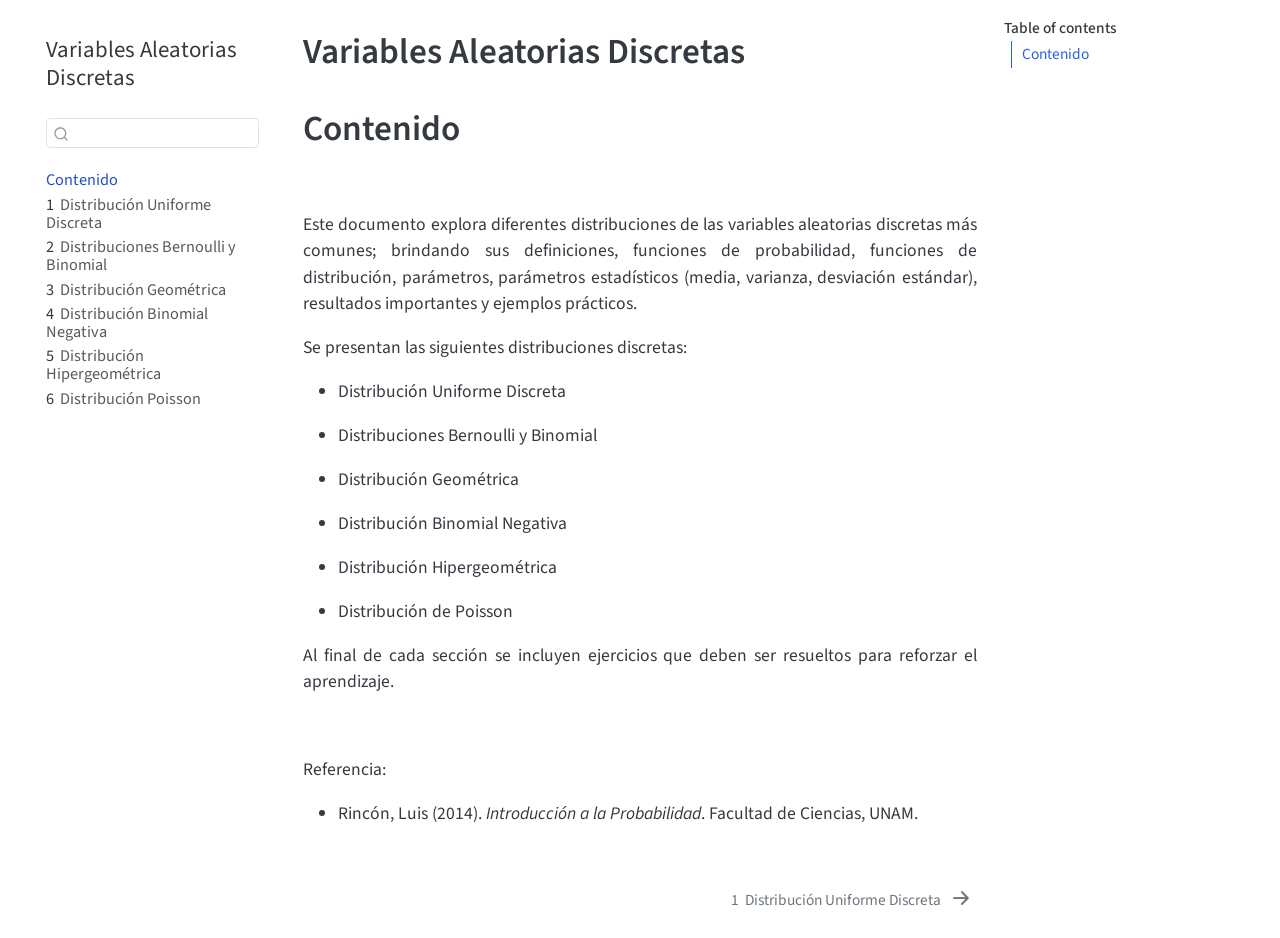
<file: 3_discretas/_book/index.html>
<!DOCTYPE html>
<html xmlns="http://www.w3.org/1999/xhtml" lang="en" xml:lang="en"><head>

<meta charset="utf-8">
<meta name="generator" content="quarto-1.8.26">

<meta name="viewport" content="width=device-width, initial-scale=1.0, user-scalable=yes">


<title>Variables Aleatorias Discretas</title>
<style>
code{white-space: pre-wrap;}
span.smallcaps{font-variant: small-caps;}
div.columns{display: flex; gap: min(4vw, 1.5em);}
div.column{flex: auto; overflow-x: auto;}
div.hanging-indent{margin-left: 1.5em; text-indent: -1.5em;}
ul.task-list{list-style: none;}
ul.task-list li input[type="checkbox"] {
  width: 0.8em;
  margin: 0 0.8em 0.2em -1em; /* quarto-specific, see https://github.com/quarto-dev/quarto-cli/issues/4556 */ 
  vertical-align: middle;
}
</style>


<script src="site_libs/quarto-nav/quarto-nav.js"></script>
<script src="site_libs/quarto-nav/headroom.min.js"></script>
<script src="site_libs/clipboard/clipboard.min.js"></script>
<script src="site_libs/quarto-search/autocomplete.umd.js"></script>
<script src="site_libs/quarto-search/fuse.min.js"></script>
<script src="site_libs/quarto-search/quarto-search.js"></script>
<meta name="quarto:offset" content="./">
<link href="./uniforme_discreta.html" rel="next">
<script src="site_libs/quarto-html/quarto.js" type="module"></script>
<script src="site_libs/quarto-html/tabsets/tabsets.js" type="module"></script>
<script src="site_libs/quarto-html/axe/axe-check.js" type="module"></script>
<script src="site_libs/quarto-html/popper.min.js"></script>
<script src="site_libs/quarto-html/tippy.umd.min.js"></script>
<script src="site_libs/quarto-html/anchor.min.js"></script>
<link href="site_libs/quarto-html/tippy.css" rel="stylesheet">
<link href="site_libs/quarto-html/quarto-syntax-highlighting-587c61ba64f3a5504c4d52d930310e48.css" rel="stylesheet" id="quarto-text-highlighting-styles">
<script src="site_libs/bootstrap/bootstrap.min.js"></script>
<link href="site_libs/bootstrap/bootstrap-icons.css" rel="stylesheet">
<link href="site_libs/bootstrap/bootstrap-080539ee9b7f6fa93d3f9be74ad8f1dd.min.css" rel="stylesheet" append-hash="true" id="quarto-bootstrap" data-mode="light">
<script id="quarto-search-options" type="application/json">{
  "location": "sidebar",
  "copy-button": false,
  "collapse-after": 3,
  "panel-placement": "start",
  "type": "textbox",
  "limit": 50,
  "keyboard-shortcut": [
    "f",
    "/",
    "s"
  ],
  "show-item-context": false,
  "language": {
    "search-no-results-text": "No results",
    "search-matching-documents-text": "matching documents",
    "search-copy-link-title": "Copy link to search",
    "search-hide-matches-text": "Hide additional matches",
    "search-more-match-text": "more match in this document",
    "search-more-matches-text": "more matches in this document",
    "search-clear-button-title": "Clear",
    "search-text-placeholder": "",
    "search-detached-cancel-button-title": "Cancel",
    "search-submit-button-title": "Submit",
    "search-label": "Search"
  }
}</script>


</head>

<body class="nav-sidebar floating quarto-light">

<div id="quarto-search-results"></div>
  <header id="quarto-header" class="headroom fixed-top">
  <nav class="quarto-secondary-nav">
    <div class="container-fluid d-flex">
      <button type="button" class="quarto-btn-toggle btn" data-bs-toggle="collapse" role="button" data-bs-target=".quarto-sidebar-collapse-item" aria-controls="quarto-sidebar" aria-expanded="false" aria-label="Toggle sidebar navigation" onclick="if (window.quartoToggleHeadroom) { window.quartoToggleHeadroom(); }">
        <i class="bi bi-layout-text-sidebar-reverse"></i>
      </button>
        <nav class="quarto-page-breadcrumbs" aria-label="breadcrumb"><ol class="breadcrumb"><li class="breadcrumb-item"><a href="./index.html">Contenido</a></li></ol></nav>
        <a class="flex-grow-1" role="navigation" data-bs-toggle="collapse" data-bs-target=".quarto-sidebar-collapse-item" aria-controls="quarto-sidebar" aria-expanded="false" aria-label="Toggle sidebar navigation" onclick="if (window.quartoToggleHeadroom) { window.quartoToggleHeadroom(); }">      
        </a>
      <button type="button" class="btn quarto-search-button" aria-label="Search" onclick="window.quartoOpenSearch();">
        <i class="bi bi-search"></i>
      </button>
    </div>
  </nav>
</header>
<!-- content -->
<div id="quarto-content" class="quarto-container page-columns page-rows-contents page-layout-article">
<!-- sidebar -->
  <nav id="quarto-sidebar" class="sidebar collapse collapse-horizontal quarto-sidebar-collapse-item sidebar-navigation floating overflow-auto">
    <div class="pt-lg-2 mt-2 text-left sidebar-header">
    <div class="sidebar-title mb-0 py-0">
      <a href="./">Variables Aleatorias Discretas</a> 
    </div>
      </div>
        <div class="mt-2 flex-shrink-0 align-items-center">
        <div class="sidebar-search">
        <div id="quarto-search" class="" title="Search"></div>
        </div>
        </div>
    <div class="sidebar-menu-container"> 
    <ul class="list-unstyled mt-1">
        <li class="sidebar-item">
  <div class="sidebar-item-container"> 
  <a href="./index.html" class="sidebar-item-text sidebar-link active">
 <span class="menu-text">Contenido</span></a>
  </div>
</li>
        <li class="sidebar-item">
  <div class="sidebar-item-container"> 
  <a href="./uniforme_discreta.html" class="sidebar-item-text sidebar-link">
 <span class="menu-text"><span class="chapter-number">1</span>&nbsp; <span class="chapter-title">Distribución Uniforme Discreta</span></span></a>
  </div>
</li>
        <li class="sidebar-item">
  <div class="sidebar-item-container"> 
  <a href="./bernoulli_binomial.html" class="sidebar-item-text sidebar-link">
 <span class="menu-text"><span class="chapter-number">2</span>&nbsp; <span class="chapter-title">Distribuciones Bernoulli y Binomial</span></span></a>
  </div>
</li>
        <li class="sidebar-item">
  <div class="sidebar-item-container"> 
  <a href="./geometrica.html" class="sidebar-item-text sidebar-link">
 <span class="menu-text"><span class="chapter-number">3</span>&nbsp; <span class="chapter-title">Distribución Geométrica</span></span></a>
  </div>
</li>
        <li class="sidebar-item">
  <div class="sidebar-item-container"> 
  <a href="./binomial_negativa.html" class="sidebar-item-text sidebar-link">
 <span class="menu-text"><span class="chapter-number">4</span>&nbsp; <span class="chapter-title">Distribución Binomial Negativa</span></span></a>
  </div>
</li>
        <li class="sidebar-item">
  <div class="sidebar-item-container"> 
  <a href="./hipergeometrica.html" class="sidebar-item-text sidebar-link">
 <span class="menu-text"><span class="chapter-number">5</span>&nbsp; <span class="chapter-title">Distribución Hipergeométrica</span></span></a>
  </div>
</li>
        <li class="sidebar-item">
  <div class="sidebar-item-container"> 
  <a href="./poisson.html" class="sidebar-item-text sidebar-link">
 <span class="menu-text"><span class="chapter-number">6</span>&nbsp; <span class="chapter-title">Distribución Poisson</span></span></a>
  </div>
</li>
    </ul>
    </div>
</nav>
<div id="quarto-sidebar-glass" class="quarto-sidebar-collapse-item" data-bs-toggle="collapse" data-bs-target=".quarto-sidebar-collapse-item"></div>
<!-- margin-sidebar -->
    <div id="quarto-margin-sidebar" class="sidebar margin-sidebar">
        <nav id="TOC" role="doc-toc" class="toc-active">
    <h2 id="toc-title">Table of contents</h2>
   
  <ul>
  <li><a href="#contenido" id="toc-contenido" class="nav-link active" data-scroll-target="#contenido">Contenido</a></li>
  </ul>
</nav>
    </div>
<!-- main -->
<main class="content" id="quarto-document-content">

<header id="title-block-header" class="quarto-title-block default">
<div class="quarto-title">
<h1 class="title">Variables Aleatorias Discretas</h1>
</div>



<div class="quarto-title-meta">

    
  
    
  </div>
  


</header>


<section id="contenido" class="level1 unnumbered">
<h1 class="unnumbered">Contenido</h1>
<style>
main.content {
text-align: justify}
</style>
<p><br></p>
<p>Este documento explora diferentes distribuciones de las variables aleatorias discretas más comunes; brindando sus definiciones, funciones de probabilidad, funciones de distribución, parámetros, parámetros estadísticos (media, varianza, desviación estándar), resultados importantes y ejemplos prácticos.</p>
<p>Se presentan las siguientes distribuciones discretas:</p>
<ul>
<li><p>Distribución Uniforme Discreta</p></li>
<li><p>Distribuciones Bernoulli y Binomial</p></li>
<li><p>Distribución Geométrica</p></li>
<li><p>Distribución Binomial Negativa</p></li>
<li><p>Distribución Hipergeométrica</p></li>
<li><p>Distribución de Poisson</p></li>
</ul>
<p>Al final de cada sección se incluyen ejercicios que deben ser resueltos para reforzar el aprendizaje.</p>
<p><br></p>
<p>Referencia:</p>
<ul>
<li>Rincón, Luis (2014). <em>Introducción a la Probabilidad</em>. Facultad de Ciencias, UNAM.</li>
</ul>


</section>

</main> <!-- /main -->
<script id="quarto-html-after-body" type="application/javascript">
  window.document.addEventListener("DOMContentLoaded", function (event) {
    const icon = "";
    const anchorJS = new window.AnchorJS();
    anchorJS.options = {
      placement: 'right',
      icon: icon
    };
    anchorJS.add('.anchored');
    const isCodeAnnotation = (el) => {
      for (const clz of el.classList) {
        if (clz.startsWith('code-annotation-')) {                     
          return true;
        }
      }
      return false;
    }
    const onCopySuccess = function(e) {
      // button target
      const button = e.trigger;
      // don't keep focus
      button.blur();
      // flash "checked"
      button.classList.add('code-copy-button-checked');
      var currentTitle = button.getAttribute("title");
      button.setAttribute("title", "Copied!");
      let tooltip;
      if (window.bootstrap) {
        button.setAttribute("data-bs-toggle", "tooltip");
        button.setAttribute("data-bs-placement", "left");
        button.setAttribute("data-bs-title", "Copied!");
        tooltip = new bootstrap.Tooltip(button, 
          { trigger: "manual", 
            customClass: "code-copy-button-tooltip",
            offset: [0, -8]});
        tooltip.show();    
      }
      setTimeout(function() {
        if (tooltip) {
          tooltip.hide();
          button.removeAttribute("data-bs-title");
          button.removeAttribute("data-bs-toggle");
          button.removeAttribute("data-bs-placement");
        }
        button.setAttribute("title", currentTitle);
        button.classList.remove('code-copy-button-checked');
      }, 1000);
      // clear code selection
      e.clearSelection();
    }
    const getTextToCopy = function(trigger) {
      const outerScaffold = trigger.parentElement.cloneNode(true);
      const codeEl = outerScaffold.querySelector('code');
      for (const childEl of codeEl.children) {
        if (isCodeAnnotation(childEl)) {
          childEl.remove();
        }
      }
      return codeEl.innerText;
    }
    const clipboard = new window.ClipboardJS('.code-copy-button:not([data-in-quarto-modal])', {
      text: getTextToCopy
    });
    clipboard.on('success', onCopySuccess);
    if (window.document.getElementById('quarto-embedded-source-code-modal')) {
      const clipboardModal = new window.ClipboardJS('.code-copy-button[data-in-quarto-modal]', {
        text: getTextToCopy,
        container: window.document.getElementById('quarto-embedded-source-code-modal')
      });
      clipboardModal.on('success', onCopySuccess);
    }
      var localhostRegex = new RegExp(/^(?:http|https):\/\/localhost\:?[0-9]*\//);
      var mailtoRegex = new RegExp(/^mailto:/);
        var filterRegex = new RegExp('/' + window.location.host + '/');
      var isInternal = (href) => {
          return filterRegex.test(href) || localhostRegex.test(href) || mailtoRegex.test(href);
      }
      // Inspect non-navigation links and adorn them if external
     var links = window.document.querySelectorAll('a[href]:not(.nav-link):not(.navbar-brand):not(.toc-action):not(.sidebar-link):not(.sidebar-item-toggle):not(.pagination-link):not(.no-external):not([aria-hidden]):not(.dropdown-item):not(.quarto-navigation-tool):not(.about-link)');
      for (var i=0; i<links.length; i++) {
        const link = links[i];
        if (!isInternal(link.href)) {
          // undo the damage that might have been done by quarto-nav.js in the case of
          // links that we want to consider external
          if (link.dataset.originalHref !== undefined) {
            link.href = link.dataset.originalHref;
          }
        }
      }
    function tippyHover(el, contentFn, onTriggerFn, onUntriggerFn) {
      const config = {
        allowHTML: true,
        maxWidth: 500,
        delay: 100,
        arrow: false,
        appendTo: function(el) {
            return el.parentElement;
        },
        interactive: true,
        interactiveBorder: 10,
        theme: 'quarto',
        placement: 'bottom-start',
      };
      if (contentFn) {
        config.content = contentFn;
      }
      if (onTriggerFn) {
        config.onTrigger = onTriggerFn;
      }
      if (onUntriggerFn) {
        config.onUntrigger = onUntriggerFn;
      }
      window.tippy(el, config); 
    }
    const noterefs = window.document.querySelectorAll('a[role="doc-noteref"]');
    for (var i=0; i<noterefs.length; i++) {
      const ref = noterefs[i];
      tippyHover(ref, function() {
        // use id or data attribute instead here
        let href = ref.getAttribute('data-footnote-href') || ref.getAttribute('href');
        try { href = new URL(href).hash; } catch {}
        const id = href.replace(/^#\/?/, "");
        const note = window.document.getElementById(id);
        if (note) {
          return note.innerHTML;
        } else {
          return "";
        }
      });
    }
    const xrefs = window.document.querySelectorAll('a.quarto-xref');
    const processXRef = (id, note) => {
      // Strip column container classes
      const stripColumnClz = (el) => {
        el.classList.remove("page-full", "page-columns");
        if (el.children) {
          for (const child of el.children) {
            stripColumnClz(child);
          }
        }
      }
      stripColumnClz(note)
      if (id === null || id.startsWith('sec-')) {
        // Special case sections, only their first couple elements
        const container = document.createElement("div");
        if (note.children && note.children.length > 2) {
          container.appendChild(note.children[0].cloneNode(true));
          for (let i = 1; i < note.children.length; i++) {
            const child = note.children[i];
            if (child.tagName === "P" && child.innerText === "") {
              continue;
            } else {
              container.appendChild(child.cloneNode(true));
              break;
            }
          }
          if (window.Quarto?.typesetMath) {
            window.Quarto.typesetMath(container);
          }
          return container.innerHTML
        } else {
          if (window.Quarto?.typesetMath) {
            window.Quarto.typesetMath(note);
          }
          return note.innerHTML;
        }
      } else {
        // Remove any anchor links if they are present
        const anchorLink = note.querySelector('a.anchorjs-link');
        if (anchorLink) {
          anchorLink.remove();
        }
        if (window.Quarto?.typesetMath) {
          window.Quarto.typesetMath(note);
        }
        if (note.classList.contains("callout")) {
          return note.outerHTML;
        } else {
          return note.innerHTML;
        }
      }
    }
    for (var i=0; i<xrefs.length; i++) {
      const xref = xrefs[i];
      tippyHover(xref, undefined, function(instance) {
        instance.disable();
        let url = xref.getAttribute('href');
        let hash = undefined; 
        if (url.startsWith('#')) {
          hash = url;
        } else {
          try { hash = new URL(url).hash; } catch {}
        }
        if (hash) {
          const id = hash.replace(/^#\/?/, "");
          const note = window.document.getElementById(id);
          if (note !== null) {
            try {
              const html = processXRef(id, note.cloneNode(true));
              instance.setContent(html);
            } finally {
              instance.enable();
              instance.show();
            }
          } else {
            // See if we can fetch this
            fetch(url.split('#')[0])
            .then(res => res.text())
            .then(html => {
              const parser = new DOMParser();
              const htmlDoc = parser.parseFromString(html, "text/html");
              const note = htmlDoc.getElementById(id);
              if (note !== null) {
                const html = processXRef(id, note);
                instance.setContent(html);
              } 
            }).finally(() => {
              instance.enable();
              instance.show();
            });
          }
        } else {
          // See if we can fetch a full url (with no hash to target)
          // This is a special case and we should probably do some content thinning / targeting
          fetch(url)
          .then(res => res.text())
          .then(html => {
            const parser = new DOMParser();
            const htmlDoc = parser.parseFromString(html, "text/html");
            const note = htmlDoc.querySelector('main.content');
            if (note !== null) {
              // This should only happen for chapter cross references
              // (since there is no id in the URL)
              // remove the first header
              if (note.children.length > 0 && note.children[0].tagName === "HEADER") {
                note.children[0].remove();
              }
              const html = processXRef(null, note);
              instance.setContent(html);
            } 
          }).finally(() => {
            instance.enable();
            instance.show();
          });
        }
      }, function(instance) {
      });
    }
        let selectedAnnoteEl;
        const selectorForAnnotation = ( cell, annotation) => {
          let cellAttr = 'data-code-cell="' + cell + '"';
          let lineAttr = 'data-code-annotation="' +  annotation + '"';
          const selector = 'span[' + cellAttr + '][' + lineAttr + ']';
          return selector;
        }
        const selectCodeLines = (annoteEl) => {
          const doc = window.document;
          const targetCell = annoteEl.getAttribute("data-target-cell");
          const targetAnnotation = annoteEl.getAttribute("data-target-annotation");
          const annoteSpan = window.document.querySelector(selectorForAnnotation(targetCell, targetAnnotation));
          const lines = annoteSpan.getAttribute("data-code-lines").split(",");
          const lineIds = lines.map((line) => {
            return targetCell + "-" + line;
          })
          let top = null;
          let height = null;
          let parent = null;
          if (lineIds.length > 0) {
              //compute the position of the single el (top and bottom and make a div)
              const el = window.document.getElementById(lineIds[0]);
              top = el.offsetTop;
              height = el.offsetHeight;
              parent = el.parentElement.parentElement;
            if (lineIds.length > 1) {
              const lastEl = window.document.getElementById(lineIds[lineIds.length - 1]);
              const bottom = lastEl.offsetTop + lastEl.offsetHeight;
              height = bottom - top;
            }
            if (top !== null && height !== null && parent !== null) {
              // cook up a div (if necessary) and position it 
              let div = window.document.getElementById("code-annotation-line-highlight");
              if (div === null) {
                div = window.document.createElement("div");
                div.setAttribute("id", "code-annotation-line-highlight");
                div.style.position = 'absolute';
                parent.appendChild(div);
              }
              div.style.top = top - 2 + "px";
              div.style.height = height + 4 + "px";
              div.style.left = 0;
              let gutterDiv = window.document.getElementById("code-annotation-line-highlight-gutter");
              if (gutterDiv === null) {
                gutterDiv = window.document.createElement("div");
                gutterDiv.setAttribute("id", "code-annotation-line-highlight-gutter");
                gutterDiv.style.position = 'absolute';
                const codeCell = window.document.getElementById(targetCell);
                const gutter = codeCell.querySelector('.code-annotation-gutter');
                gutter.appendChild(gutterDiv);
              }
              gutterDiv.style.top = top - 2 + "px";
              gutterDiv.style.height = height + 4 + "px";
            }
            selectedAnnoteEl = annoteEl;
          }
        };
        const unselectCodeLines = () => {
          const elementsIds = ["code-annotation-line-highlight", "code-annotation-line-highlight-gutter"];
          elementsIds.forEach((elId) => {
            const div = window.document.getElementById(elId);
            if (div) {
              div.remove();
            }
          });
          selectedAnnoteEl = undefined;
        };
          // Handle positioning of the toggle
      window.addEventListener(
        "resize",
        throttle(() => {
          elRect = undefined;
          if (selectedAnnoteEl) {
            selectCodeLines(selectedAnnoteEl);
          }
        }, 10)
      );
      function throttle(fn, ms) {
      let throttle = false;
      let timer;
        return (...args) => {
          if(!throttle) { // first call gets through
              fn.apply(this, args);
              throttle = true;
          } else { // all the others get throttled
              if(timer) clearTimeout(timer); // cancel #2
              timer = setTimeout(() => {
                fn.apply(this, args);
                timer = throttle = false;
              }, ms);
          }
        };
      }
        // Attach click handler to the DT
        const annoteDls = window.document.querySelectorAll('dt[data-target-cell]');
        for (const annoteDlNode of annoteDls) {
          annoteDlNode.addEventListener('click', (event) => {
            const clickedEl = event.target;
            if (clickedEl !== selectedAnnoteEl) {
              unselectCodeLines();
              const activeEl = window.document.querySelector('dt[data-target-cell].code-annotation-active');
              if (activeEl) {
                activeEl.classList.remove('code-annotation-active');
              }
              selectCodeLines(clickedEl);
              clickedEl.classList.add('code-annotation-active');
            } else {
              // Unselect the line
              unselectCodeLines();
              clickedEl.classList.remove('code-annotation-active');
            }
          });
        }
    const findCites = (el) => {
      const parentEl = el.parentElement;
      if (parentEl) {
        const cites = parentEl.dataset.cites;
        if (cites) {
          return {
            el,
            cites: cites.split(' ')
          };
        } else {
          return findCites(el.parentElement)
        }
      } else {
        return undefined;
      }
    };
    var bibliorefs = window.document.querySelectorAll('a[role="doc-biblioref"]');
    for (var i=0; i<bibliorefs.length; i++) {
      const ref = bibliorefs[i];
      const citeInfo = findCites(ref);
      if (citeInfo) {
        tippyHover(citeInfo.el, function() {
          var popup = window.document.createElement('div');
          citeInfo.cites.forEach(function(cite) {
            var citeDiv = window.document.createElement('div');
            citeDiv.classList.add('hanging-indent');
            citeDiv.classList.add('csl-entry');
            var biblioDiv = window.document.getElementById('ref-' + cite);
            if (biblioDiv) {
              citeDiv.innerHTML = biblioDiv.innerHTML;
            }
            popup.appendChild(citeDiv);
          });
          return popup.innerHTML;
        });
      }
    }
  });
  </script>
<nav class="page-navigation">
  <div class="nav-page nav-page-previous">
  </div>
  <div class="nav-page nav-page-next">
      <a href="./uniforme_discreta.html" class="pagination-link" aria-label="Distribución Uniforme Discreta">
        <span class="nav-page-text"><span class="chapter-number">1</span>&nbsp; <span class="chapter-title">Distribución Uniforme Discreta</span></span> <i class="bi bi-arrow-right-short"></i>
      </a>
  </div>
</nav>
</div> <!-- /content -->




</body></html>
</file>
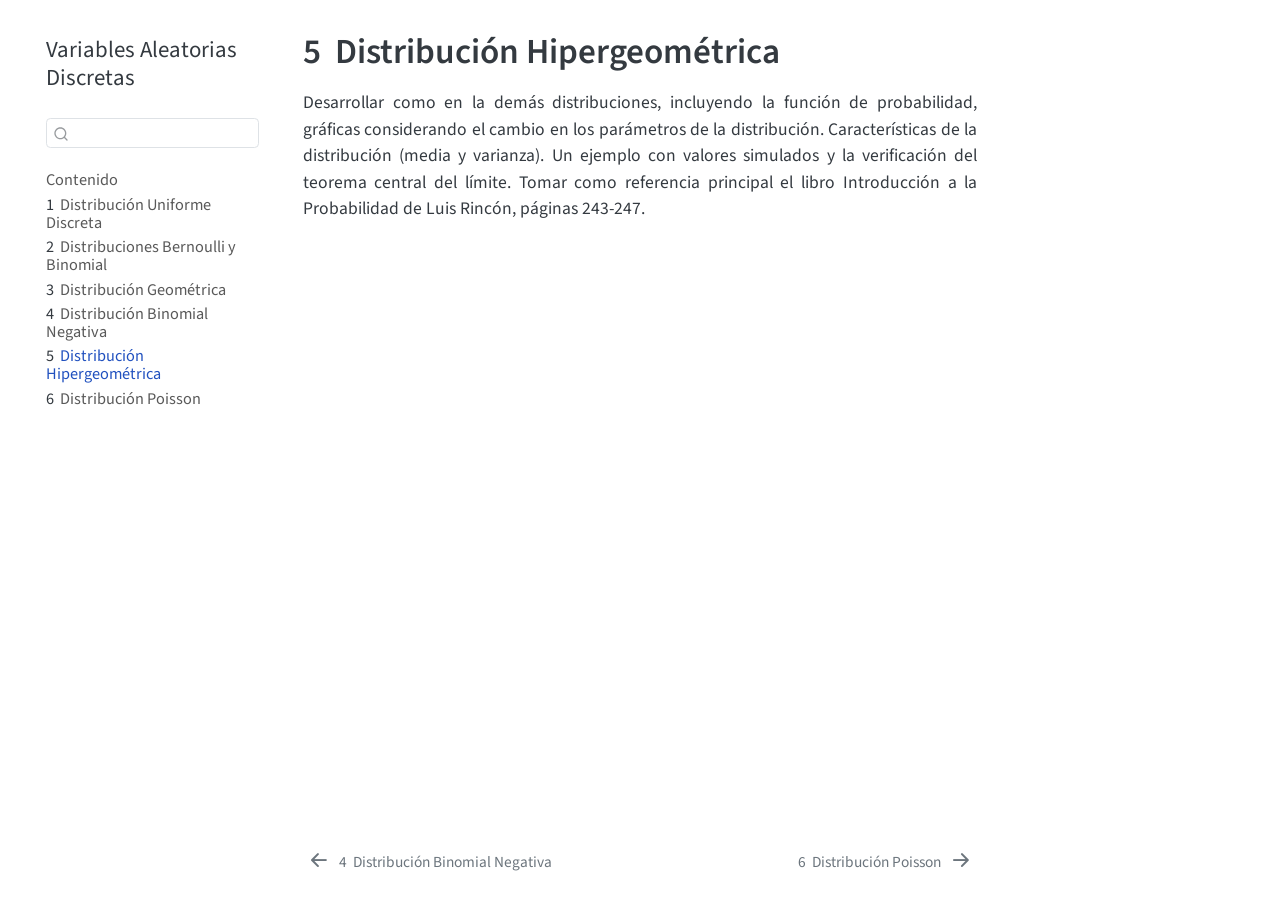
<file: 3_discretas/_book/hipergeometrica.html>
<!DOCTYPE html>
<html xmlns="http://www.w3.org/1999/xhtml" lang="es" xml:lang="es"><head>

<meta charset="utf-8">
<meta name="generator" content="quarto-1.8.26">

<meta name="viewport" content="width=device-width, initial-scale=1.0, user-scalable=yes">


<title>5&nbsp; Distribución Hipergeométrica – Variables Aleatorias Discretas</title>
<style>
code{white-space: pre-wrap;}
span.smallcaps{font-variant: small-caps;}
div.columns{display: flex; gap: min(4vw, 1.5em);}
div.column{flex: auto; overflow-x: auto;}
div.hanging-indent{margin-left: 1.5em; text-indent: -1.5em;}
ul.task-list{list-style: none;}
ul.task-list li input[type="checkbox"] {
  width: 0.8em;
  margin: 0 0.8em 0.2em -1em; /* quarto-specific, see https://github.com/quarto-dev/quarto-cli/issues/4556 */ 
  vertical-align: middle;
}
</style>


<script src="site_libs/quarto-nav/quarto-nav.js"></script>
<script src="site_libs/quarto-nav/headroom.min.js"></script>
<script src="site_libs/clipboard/clipboard.min.js"></script>
<script src="site_libs/quarto-search/autocomplete.umd.js"></script>
<script src="site_libs/quarto-search/fuse.min.js"></script>
<script src="site_libs/quarto-search/quarto-search.js"></script>
<meta name="quarto:offset" content="./">
<link href="./poisson.html" rel="next">
<link href="./binomial_negativa.html" rel="prev">
<script src="site_libs/quarto-html/quarto.js" type="module"></script>
<script src="site_libs/quarto-html/tabsets/tabsets.js" type="module"></script>
<script src="site_libs/quarto-html/axe/axe-check.js" type="module"></script>
<script src="site_libs/quarto-html/popper.min.js"></script>
<script src="site_libs/quarto-html/tippy.umd.min.js"></script>
<script src="site_libs/quarto-html/anchor.min.js"></script>
<link href="site_libs/quarto-html/tippy.css" rel="stylesheet">
<link href="site_libs/quarto-html/quarto-syntax-highlighting-587c61ba64f3a5504c4d52d930310e48.css" rel="stylesheet" id="quarto-text-highlighting-styles">
<script src="site_libs/bootstrap/bootstrap.min.js"></script>
<link href="site_libs/bootstrap/bootstrap-icons.css" rel="stylesheet">
<link href="site_libs/bootstrap/bootstrap-080539ee9b7f6fa93d3f9be74ad8f1dd.min.css" rel="stylesheet" append-hash="true" id="quarto-bootstrap" data-mode="light">
<script id="quarto-search-options" type="application/json">{
  "location": "sidebar",
  "copy-button": false,
  "collapse-after": 3,
  "panel-placement": "start",
  "type": "textbox",
  "limit": 50,
  "keyboard-shortcut": [
    "f",
    "/",
    "s"
  ],
  "show-item-context": false,
  "language": {
    "search-no-results-text": "No se han encontrado resultados",
    "search-matching-documents-text": "documentos encontrados",
    "search-copy-link-title": "Copiar el enlace en la búsqueda",
    "search-hide-matches-text": "Ocultar resultados adicionales",
    "search-more-match-text": "resultado adicional en este documento",
    "search-more-matches-text": "resultados adicionales en este documento",
    "search-clear-button-title": "Borrar",
    "search-text-placeholder": "",
    "search-detached-cancel-button-title": "Cancelar",
    "search-submit-button-title": "Enviar",
    "search-label": "Buscar"
  }
}</script>


</head>

<body class="nav-sidebar floating quarto-light">

<div id="quarto-search-results"></div>
  <header id="quarto-header" class="headroom fixed-top">
  <nav class="quarto-secondary-nav">
    <div class="container-fluid d-flex">
      <button type="button" class="quarto-btn-toggle btn" data-bs-toggle="collapse" role="button" data-bs-target=".quarto-sidebar-collapse-item" aria-controls="quarto-sidebar" aria-expanded="false" aria-label="Alternar barra lateral" onclick="if (window.quartoToggleHeadroom) { window.quartoToggleHeadroom(); }">
        <i class="bi bi-layout-text-sidebar-reverse"></i>
      </button>
        <nav class="quarto-page-breadcrumbs" aria-label="breadcrumb"><ol class="breadcrumb"><li class="breadcrumb-item"><a href="./hipergeometrica.html"><span class="chapter-number">5</span>&nbsp; <span class="chapter-title">Distribución Hipergeométrica</span></a></li></ol></nav>
        <a class="flex-grow-1" role="navigation" data-bs-toggle="collapse" data-bs-target=".quarto-sidebar-collapse-item" aria-controls="quarto-sidebar" aria-expanded="false" aria-label="Alternar barra lateral" onclick="if (window.quartoToggleHeadroom) { window.quartoToggleHeadroom(); }">      
        </a>
      <button type="button" class="btn quarto-search-button" aria-label="Buscar" onclick="window.quartoOpenSearch();">
        <i class="bi bi-search"></i>
      </button>
    </div>
  </nav>
</header>
<!-- content -->
<div id="quarto-content" class="quarto-container page-columns page-rows-contents page-layout-article">
<!-- sidebar -->
  <nav id="quarto-sidebar" class="sidebar collapse collapse-horizontal quarto-sidebar-collapse-item sidebar-navigation floating overflow-auto">
    <div class="pt-lg-2 mt-2 text-left sidebar-header">
    <div class="sidebar-title mb-0 py-0">
      <a href="./">Variables Aleatorias Discretas</a> 
    </div>
      </div>
        <div class="mt-2 flex-shrink-0 align-items-center">
        <div class="sidebar-search">
        <div id="quarto-search" class="" title="Buscar"></div>
        </div>
        </div>
    <div class="sidebar-menu-container"> 
    <ul class="list-unstyled mt-1">
        <li class="sidebar-item">
  <div class="sidebar-item-container"> 
  <a href="./index.html" class="sidebar-item-text sidebar-link">
 <span class="menu-text">Contenido</span></a>
  </div>
</li>
        <li class="sidebar-item">
  <div class="sidebar-item-container"> 
  <a href="./uniforme_discreta.html" class="sidebar-item-text sidebar-link">
 <span class="menu-text"><span class="chapter-number">1</span>&nbsp; <span class="chapter-title">Distribución Uniforme Discreta</span></span></a>
  </div>
</li>
        <li class="sidebar-item">
  <div class="sidebar-item-container"> 
  <a href="./bernoulli_binomial.html" class="sidebar-item-text sidebar-link">
 <span class="menu-text"><span class="chapter-number">2</span>&nbsp; <span class="chapter-title">Distribuciones Bernoulli y Binomial</span></span></a>
  </div>
</li>
        <li class="sidebar-item">
  <div class="sidebar-item-container"> 
  <a href="./geometrica.html" class="sidebar-item-text sidebar-link">
 <span class="menu-text"><span class="chapter-number">3</span>&nbsp; <span class="chapter-title">Distribución Geométrica</span></span></a>
  </div>
</li>
        <li class="sidebar-item">
  <div class="sidebar-item-container"> 
  <a href="./binomial_negativa.html" class="sidebar-item-text sidebar-link">
 <span class="menu-text"><span class="chapter-number">4</span>&nbsp; <span class="chapter-title">Distribución Binomial Negativa</span></span></a>
  </div>
</li>
        <li class="sidebar-item">
  <div class="sidebar-item-container"> 
  <a href="./hipergeometrica.html" class="sidebar-item-text sidebar-link active">
 <span class="menu-text"><span class="chapter-number">5</span>&nbsp; <span class="chapter-title">Distribución Hipergeométrica</span></span></a>
  </div>
</li>
        <li class="sidebar-item">
  <div class="sidebar-item-container"> 
  <a href="./poisson.html" class="sidebar-item-text sidebar-link">
 <span class="menu-text"><span class="chapter-number">6</span>&nbsp; <span class="chapter-title">Distribución Poisson</span></span></a>
  </div>
</li>
    </ul>
    </div>
</nav>
<div id="quarto-sidebar-glass" class="quarto-sidebar-collapse-item" data-bs-toggle="collapse" data-bs-target=".quarto-sidebar-collapse-item"></div>
<!-- margin-sidebar -->
    <div id="quarto-margin-sidebar" class="sidebar margin-sidebar zindex-bottom">
        
    </div>
<!-- main -->
<main class="content" id="quarto-document-content">

<header id="title-block-header" class="quarto-title-block default">
<div class="quarto-title">
<h1 class="title"><span class="chapter-number">5</span>&nbsp; <span class="chapter-title">Distribución Hipergeométrica</span></h1>
</div>



<div class="quarto-title-meta">

    
  
    
  </div>
  


</header>


<style>
main.content {
text-align: justify}
</style>
<p>Desarrollar como en la demás distribuciones, incluyendo la función de probabilidad, gráficas considerando el cambio en los parámetros de la distribución. Características de la distribución (media y varianza). Un ejemplo con valores simulados y la verificación del teorema central del límite. Tomar como referencia principal el libro Introducción a la Probabilidad de Luis Rincón, páginas 243-247.</p>



</main> <!-- /main -->
<script id="quarto-html-after-body" type="application/javascript">
  window.document.addEventListener("DOMContentLoaded", function (event) {
    const icon = "";
    const anchorJS = new window.AnchorJS();
    anchorJS.options = {
      placement: 'right',
      icon: icon
    };
    anchorJS.add('.anchored');
    const isCodeAnnotation = (el) => {
      for (const clz of el.classList) {
        if (clz.startsWith('code-annotation-')) {                     
          return true;
        }
      }
      return false;
    }
    const onCopySuccess = function(e) {
      // button target
      const button = e.trigger;
      // don't keep focus
      button.blur();
      // flash "checked"
      button.classList.add('code-copy-button-checked');
      var currentTitle = button.getAttribute("title");
      button.setAttribute("title", "Copiado");
      let tooltip;
      if (window.bootstrap) {
        button.setAttribute("data-bs-toggle", "tooltip");
        button.setAttribute("data-bs-placement", "left");
        button.setAttribute("data-bs-title", "Copiado");
        tooltip = new bootstrap.Tooltip(button, 
          { trigger: "manual", 
            customClass: "code-copy-button-tooltip",
            offset: [0, -8]});
        tooltip.show();    
      }
      setTimeout(function() {
        if (tooltip) {
          tooltip.hide();
          button.removeAttribute("data-bs-title");
          button.removeAttribute("data-bs-toggle");
          button.removeAttribute("data-bs-placement");
        }
        button.setAttribute("title", currentTitle);
        button.classList.remove('code-copy-button-checked');
      }, 1000);
      // clear code selection
      e.clearSelection();
    }
    const getTextToCopy = function(trigger) {
      const outerScaffold = trigger.parentElement.cloneNode(true);
      const codeEl = outerScaffold.querySelector('code');
      for (const childEl of codeEl.children) {
        if (isCodeAnnotation(childEl)) {
          childEl.remove();
        }
      }
      return codeEl.innerText;
    }
    const clipboard = new window.ClipboardJS('.code-copy-button:not([data-in-quarto-modal])', {
      text: getTextToCopy
    });
    clipboard.on('success', onCopySuccess);
    if (window.document.getElementById('quarto-embedded-source-code-modal')) {
      const clipboardModal = new window.ClipboardJS('.code-copy-button[data-in-quarto-modal]', {
        text: getTextToCopy,
        container: window.document.getElementById('quarto-embedded-source-code-modal')
      });
      clipboardModal.on('success', onCopySuccess);
    }
      var localhostRegex = new RegExp(/^(?:http|https):\/\/localhost\:?[0-9]*\//);
      var mailtoRegex = new RegExp(/^mailto:/);
        var filterRegex = new RegExp('/' + window.location.host + '/');
      var isInternal = (href) => {
          return filterRegex.test(href) || localhostRegex.test(href) || mailtoRegex.test(href);
      }
      // Inspect non-navigation links and adorn them if external
     var links = window.document.querySelectorAll('a[href]:not(.nav-link):not(.navbar-brand):not(.toc-action):not(.sidebar-link):not(.sidebar-item-toggle):not(.pagination-link):not(.no-external):not([aria-hidden]):not(.dropdown-item):not(.quarto-navigation-tool):not(.about-link)');
      for (var i=0; i<links.length; i++) {
        const link = links[i];
        if (!isInternal(link.href)) {
          // undo the damage that might have been done by quarto-nav.js in the case of
          // links that we want to consider external
          if (link.dataset.originalHref !== undefined) {
            link.href = link.dataset.originalHref;
          }
        }
      }
    function tippyHover(el, contentFn, onTriggerFn, onUntriggerFn) {
      const config = {
        allowHTML: true,
        maxWidth: 500,
        delay: 100,
        arrow: false,
        appendTo: function(el) {
            return el.parentElement;
        },
        interactive: true,
        interactiveBorder: 10,
        theme: 'quarto',
        placement: 'bottom-start',
      };
      if (contentFn) {
        config.content = contentFn;
      }
      if (onTriggerFn) {
        config.onTrigger = onTriggerFn;
      }
      if (onUntriggerFn) {
        config.onUntrigger = onUntriggerFn;
      }
      window.tippy(el, config); 
    }
    const noterefs = window.document.querySelectorAll('a[role="doc-noteref"]');
    for (var i=0; i<noterefs.length; i++) {
      const ref = noterefs[i];
      tippyHover(ref, function() {
        // use id or data attribute instead here
        let href = ref.getAttribute('data-footnote-href') || ref.getAttribute('href');
        try { href = new URL(href).hash; } catch {}
        const id = href.replace(/^#\/?/, "");
        const note = window.document.getElementById(id);
        if (note) {
          return note.innerHTML;
        } else {
          return "";
        }
      });
    }
    const xrefs = window.document.querySelectorAll('a.quarto-xref');
    const processXRef = (id, note) => {
      // Strip column container classes
      const stripColumnClz = (el) => {
        el.classList.remove("page-full", "page-columns");
        if (el.children) {
          for (const child of el.children) {
            stripColumnClz(child);
          }
        }
      }
      stripColumnClz(note)
      if (id === null || id.startsWith('sec-')) {
        // Special case sections, only their first couple elements
        const container = document.createElement("div");
        if (note.children && note.children.length > 2) {
          container.appendChild(note.children[0].cloneNode(true));
          for (let i = 1; i < note.children.length; i++) {
            const child = note.children[i];
            if (child.tagName === "P" && child.innerText === "") {
              continue;
            } else {
              container.appendChild(child.cloneNode(true));
              break;
            }
          }
          if (window.Quarto?.typesetMath) {
            window.Quarto.typesetMath(container);
          }
          return container.innerHTML
        } else {
          if (window.Quarto?.typesetMath) {
            window.Quarto.typesetMath(note);
          }
          return note.innerHTML;
        }
      } else {
        // Remove any anchor links if they are present
        const anchorLink = note.querySelector('a.anchorjs-link');
        if (anchorLink) {
          anchorLink.remove();
        }
        if (window.Quarto?.typesetMath) {
          window.Quarto.typesetMath(note);
        }
        if (note.classList.contains("callout")) {
          return note.outerHTML;
        } else {
          return note.innerHTML;
        }
      }
    }
    for (var i=0; i<xrefs.length; i++) {
      const xref = xrefs[i];
      tippyHover(xref, undefined, function(instance) {
        instance.disable();
        let url = xref.getAttribute('href');
        let hash = undefined; 
        if (url.startsWith('#')) {
          hash = url;
        } else {
          try { hash = new URL(url).hash; } catch {}
        }
        if (hash) {
          const id = hash.replace(/^#\/?/, "");
          const note = window.document.getElementById(id);
          if (note !== null) {
            try {
              const html = processXRef(id, note.cloneNode(true));
              instance.setContent(html);
            } finally {
              instance.enable();
              instance.show();
            }
          } else {
            // See if we can fetch this
            fetch(url.split('#')[0])
            .then(res => res.text())
            .then(html => {
              const parser = new DOMParser();
              const htmlDoc = parser.parseFromString(html, "text/html");
              const note = htmlDoc.getElementById(id);
              if (note !== null) {
                const html = processXRef(id, note);
                instance.setContent(html);
              } 
            }).finally(() => {
              instance.enable();
              instance.show();
            });
          }
        } else {
          // See if we can fetch a full url (with no hash to target)
          // This is a special case and we should probably do some content thinning / targeting
          fetch(url)
          .then(res => res.text())
          .then(html => {
            const parser = new DOMParser();
            const htmlDoc = parser.parseFromString(html, "text/html");
            const note = htmlDoc.querySelector('main.content');
            if (note !== null) {
              // This should only happen for chapter cross references
              // (since there is no id in the URL)
              // remove the first header
              if (note.children.length > 0 && note.children[0].tagName === "HEADER") {
                note.children[0].remove();
              }
              const html = processXRef(null, note);
              instance.setContent(html);
            } 
          }).finally(() => {
            instance.enable();
            instance.show();
          });
        }
      }, function(instance) {
      });
    }
        let selectedAnnoteEl;
        const selectorForAnnotation = ( cell, annotation) => {
          let cellAttr = 'data-code-cell="' + cell + '"';
          let lineAttr = 'data-code-annotation="' +  annotation + '"';
          const selector = 'span[' + cellAttr + '][' + lineAttr + ']';
          return selector;
        }
        const selectCodeLines = (annoteEl) => {
          const doc = window.document;
          const targetCell = annoteEl.getAttribute("data-target-cell");
          const targetAnnotation = annoteEl.getAttribute("data-target-annotation");
          const annoteSpan = window.document.querySelector(selectorForAnnotation(targetCell, targetAnnotation));
          const lines = annoteSpan.getAttribute("data-code-lines").split(",");
          const lineIds = lines.map((line) => {
            return targetCell + "-" + line;
          })
          let top = null;
          let height = null;
          let parent = null;
          if (lineIds.length > 0) {
              //compute the position of the single el (top and bottom and make a div)
              const el = window.document.getElementById(lineIds[0]);
              top = el.offsetTop;
              height = el.offsetHeight;
              parent = el.parentElement.parentElement;
            if (lineIds.length > 1) {
              const lastEl = window.document.getElementById(lineIds[lineIds.length - 1]);
              const bottom = lastEl.offsetTop + lastEl.offsetHeight;
              height = bottom - top;
            }
            if (top !== null && height !== null && parent !== null) {
              // cook up a div (if necessary) and position it 
              let div = window.document.getElementById("code-annotation-line-highlight");
              if (div === null) {
                div = window.document.createElement("div");
                div.setAttribute("id", "code-annotation-line-highlight");
                div.style.position = 'absolute';
                parent.appendChild(div);
              }
              div.style.top = top - 2 + "px";
              div.style.height = height + 4 + "px";
              div.style.left = 0;
              let gutterDiv = window.document.getElementById("code-annotation-line-highlight-gutter");
              if (gutterDiv === null) {
                gutterDiv = window.document.createElement("div");
                gutterDiv.setAttribute("id", "code-annotation-line-highlight-gutter");
                gutterDiv.style.position = 'absolute';
                const codeCell = window.document.getElementById(targetCell);
                const gutter = codeCell.querySelector('.code-annotation-gutter');
                gutter.appendChild(gutterDiv);
              }
              gutterDiv.style.top = top - 2 + "px";
              gutterDiv.style.height = height + 4 + "px";
            }
            selectedAnnoteEl = annoteEl;
          }
        };
        const unselectCodeLines = () => {
          const elementsIds = ["code-annotation-line-highlight", "code-annotation-line-highlight-gutter"];
          elementsIds.forEach((elId) => {
            const div = window.document.getElementById(elId);
            if (div) {
              div.remove();
            }
          });
          selectedAnnoteEl = undefined;
        };
          // Handle positioning of the toggle
      window.addEventListener(
        "resize",
        throttle(() => {
          elRect = undefined;
          if (selectedAnnoteEl) {
            selectCodeLines(selectedAnnoteEl);
          }
        }, 10)
      );
      function throttle(fn, ms) {
      let throttle = false;
      let timer;
        return (...args) => {
          if(!throttle) { // first call gets through
              fn.apply(this, args);
              throttle = true;
          } else { // all the others get throttled
              if(timer) clearTimeout(timer); // cancel #2
              timer = setTimeout(() => {
                fn.apply(this, args);
                timer = throttle = false;
              }, ms);
          }
        };
      }
        // Attach click handler to the DT
        const annoteDls = window.document.querySelectorAll('dt[data-target-cell]');
        for (const annoteDlNode of annoteDls) {
          annoteDlNode.addEventListener('click', (event) => {
            const clickedEl = event.target;
            if (clickedEl !== selectedAnnoteEl) {
              unselectCodeLines();
              const activeEl = window.document.querySelector('dt[data-target-cell].code-annotation-active');
              if (activeEl) {
                activeEl.classList.remove('code-annotation-active');
              }
              selectCodeLines(clickedEl);
              clickedEl.classList.add('code-annotation-active');
            } else {
              // Unselect the line
              unselectCodeLines();
              clickedEl.classList.remove('code-annotation-active');
            }
          });
        }
    const findCites = (el) => {
      const parentEl = el.parentElement;
      if (parentEl) {
        const cites = parentEl.dataset.cites;
        if (cites) {
          return {
            el,
            cites: cites.split(' ')
          };
        } else {
          return findCites(el.parentElement)
        }
      } else {
        return undefined;
      }
    };
    var bibliorefs = window.document.querySelectorAll('a[role="doc-biblioref"]');
    for (var i=0; i<bibliorefs.length; i++) {
      const ref = bibliorefs[i];
      const citeInfo = findCites(ref);
      if (citeInfo) {
        tippyHover(citeInfo.el, function() {
          var popup = window.document.createElement('div');
          citeInfo.cites.forEach(function(cite) {
            var citeDiv = window.document.createElement('div');
            citeDiv.classList.add('hanging-indent');
            citeDiv.classList.add('csl-entry');
            var biblioDiv = window.document.getElementById('ref-' + cite);
            if (biblioDiv) {
              citeDiv.innerHTML = biblioDiv.innerHTML;
            }
            popup.appendChild(citeDiv);
          });
          return popup.innerHTML;
        });
      }
    }
  });
  </script>
<nav class="page-navigation">
  <div class="nav-page nav-page-previous">
      <a href="./binomial_negativa.html" class="pagination-link" aria-label="Distribución Binomial Negativa">
        <i class="bi bi-arrow-left-short"></i> <span class="nav-page-text"><span class="chapter-number">4</span>&nbsp; <span class="chapter-title">Distribución Binomial Negativa</span></span>
      </a>          
  </div>
  <div class="nav-page nav-page-next">
      <a href="./poisson.html" class="pagination-link" aria-label="Distribución Poisson">
        <span class="nav-page-text"><span class="chapter-number">6</span>&nbsp; <span class="chapter-title">Distribución Poisson</span></span> <i class="bi bi-arrow-right-short"></i>
      </a>
  </div>
</nav>
</div> <!-- /content -->




</body></html>
</file>
<file: 3_discretas/_book/site_libs/quarto-html/tippy.css>
.tippy-box[data-animation=fade][data-state=hidden]{opacity:0}[data-tippy-root]{max-width:calc(100vw - 10px)}.tippy-box{position:relative;background-color:#333;color:#fff;border-radius:4px;font-size:14px;line-height:1.4;white-space:normal;outline:0;transition-property:transform,visibility,opacity}.tippy-box[data-placement^=top]>.tippy-arrow{bottom:0}.tippy-box[data-placement^=top]>.tippy-arrow:before{bottom:-7px;left:0;border-width:8px 8px 0;border-top-color:initial;transform-origin:center top}.tippy-box[data-placement^=bottom]>.tippy-arrow{top:0}.tippy-box[data-placement^=bottom]>.tippy-arrow:before{top:-7px;left:0;border-width:0 8px 8px;border-bottom-color:initial;transform-origin:center bottom}.tippy-box[data-placement^=left]>.tippy-arrow{right:0}.tippy-box[data-placement^=left]>.tippy-arrow:before{border-width:8px 0 8px 8px;border-left-color:initial;right:-7px;transform-origin:center left}.tippy-box[data-placement^=right]>.tippy-arrow{left:0}.tippy-box[data-placement^=right]>.tippy-arrow:before{left:-7px;border-width:8px 8px 8px 0;border-right-color:initial;transform-origin:center right}.tippy-box[data-inertia][data-state=visible]{transition-timing-function:cubic-bezier(.54,1.5,.38,1.11)}.tippy-arrow{width:16px;height:16px;color:#333}.tippy-arrow:before{content:"";position:absolute;border-color:transparent;border-style:solid}.tippy-content{position:relative;padding:5px 9px;z-index:1}
</file>
<file: 3_discretas/_book/site_libs/quarto-html/quarto-syntax-highlighting-587c61ba64f3a5504c4d52d930310e48.css>
/* quarto syntax highlight colors */
:root {
  --quarto-hl-ot-color: #003B4F;
  --quarto-hl-at-color: #657422;
  --quarto-hl-ss-color: #20794D;
  --quarto-hl-an-color: #5E5E5E;
  --quarto-hl-fu-color: #4758AB;
  --quarto-hl-st-color: #20794D;
  --quarto-hl-cf-color: #003B4F;
  --quarto-hl-op-color: #5E5E5E;
  --quarto-hl-er-color: #AD0000;
  --quarto-hl-bn-color: #AD0000;
  --quarto-hl-al-color: #AD0000;
  --quarto-hl-va-color: #111111;
  --quarto-hl-bu-color: inherit;
  --quarto-hl-ex-color: inherit;
  --quarto-hl-pp-color: #AD0000;
  --quarto-hl-in-color: #5E5E5E;
  --quarto-hl-vs-color: #20794D;
  --quarto-hl-wa-color: #5E5E5E;
  --quarto-hl-do-color: #5E5E5E;
  --quarto-hl-im-color: #00769E;
  --quarto-hl-ch-color: #20794D;
  --quarto-hl-dt-color: #AD0000;
  --quarto-hl-fl-color: #AD0000;
  --quarto-hl-co-color: #5E5E5E;
  --quarto-hl-cv-color: #5E5E5E;
  --quarto-hl-cn-color: #8f5902;
  --quarto-hl-sc-color: #5E5E5E;
  --quarto-hl-dv-color: #AD0000;
  --quarto-hl-kw-color: #003B4F;
}

/* other quarto variables */
:root {
  --quarto-font-monospace: SFMono-Regular, Menlo, Monaco, Consolas, "Liberation Mono", "Courier New", monospace;
}

/* syntax highlight based on Pandoc's rules */
pre > code.sourceCode > span {
  color: #003B4F;
}

code.sourceCode > span {
  color: #003B4F;
}

div.sourceCode,
div.sourceCode pre.sourceCode {
  color: #003B4F;
}

/* Normal */
code span {
  color: #003B4F;
}

/* Alert */
code span.al {
  color: #AD0000;
  font-style: inherit;
}

/* Annotation */
code span.an {
  color: #5E5E5E;
  font-style: inherit;
}

/* Attribute */
code span.at {
  color: #657422;
  font-style: inherit;
}

/* BaseN */
code span.bn {
  color: #AD0000;
  font-style: inherit;
}

/* BuiltIn */
code span.bu {
  font-style: inherit;
}

/* ControlFlow */
code span.cf {
  color: #003B4F;
  font-weight: bold;
  font-style: inherit;
}

/* Char */
code span.ch {
  color: #20794D;
  font-style: inherit;
}

/* Constant */
code span.cn {
  color: #8f5902;
  font-style: inherit;
}

/* Comment */
code span.co {
  color: #5E5E5E;
  font-style: inherit;
}

/* CommentVar */
code span.cv {
  color: #5E5E5E;
  font-style: italic;
}

/* Documentation */
code span.do {
  color: #5E5E5E;
  font-style: italic;
}

/* DataType */
code span.dt {
  color: #AD0000;
  font-style: inherit;
}

/* DecVal */
code span.dv {
  color: #AD0000;
  font-style: inherit;
}

/* Error */
code span.er {
  color: #AD0000;
  font-style: inherit;
}

/* Extension */
code span.ex {
  font-style: inherit;
}

/* Float */
code span.fl {
  color: #AD0000;
  font-style: inherit;
}

/* Function */
code span.fu {
  color: #4758AB;
  font-style: inherit;
}

/* Import */
code span.im {
  color: #00769E;
  font-style: inherit;
}

/* Information */
code span.in {
  color: #5E5E5E;
  font-style: inherit;
}

/* Keyword */
code span.kw {
  color: #003B4F;
  font-weight: bold;
  font-style: inherit;
}

/* Operator */
code span.op {
  color: #5E5E5E;
  font-style: inherit;
}

/* Other */
code span.ot {
  color: #003B4F;
  font-style: inherit;
}

/* Preprocessor */
code span.pp {
  color: #AD0000;
  font-style: inherit;
}

/* SpecialChar */
code span.sc {
  color: #5E5E5E;
  font-style: inherit;
}

/* SpecialString */
code span.ss {
  color: #20794D;
  font-style: inherit;
}

/* String */
code span.st {
  color: #20794D;
  font-style: inherit;
}

/* Variable */
code span.va {
  color: #111111;
  font-style: inherit;
}

/* VerbatimString */
code span.vs {
  color: #20794D;
  font-style: inherit;
}

/* Warning */
code span.wa {
  color: #5E5E5E;
  font-style: italic;
}

.prevent-inlining {
  content: "</";
}

/*# sourceMappingURL=2dce1cc6c82594539e1579de68416b47.css.map */
</file>
